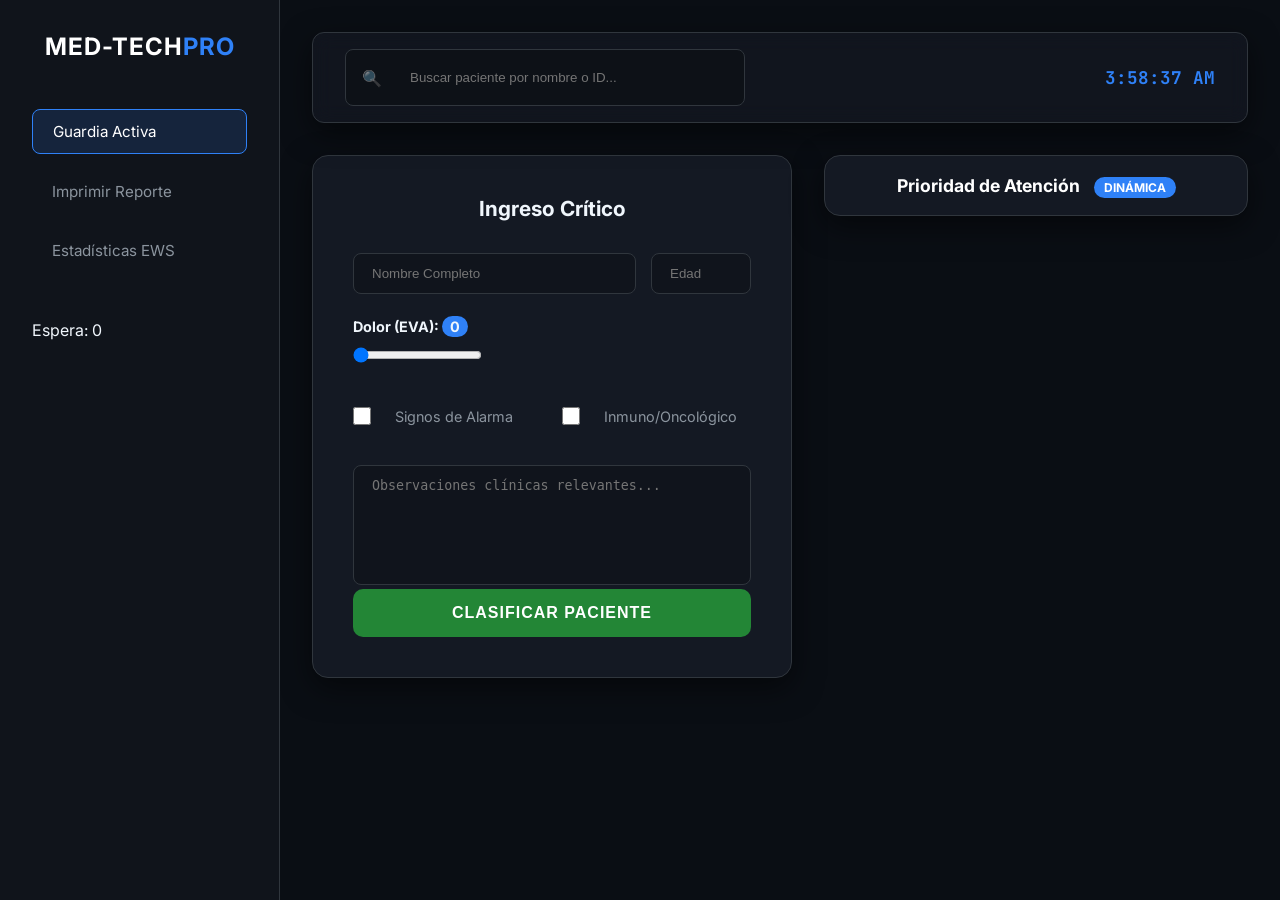
<file: index.html>
<!DOCTYPE html>
<html lang="es">
<head>
    <meta charset="UTF-8">
    <meta name="viewport" content="width=device-width, initial-scale=1.0">
    <title>MED-TECH PRO | Professional Triage Interface</title>
    <link rel="stylesheet" href="style.css">
    <link href="https://fonts.googleapis.com/css2?family=JetBrains+Mono:wght@300;700&family=Inter:wght@400;600;700&display=swap" rel="stylesheet">
</head>
<body class="dark-mode">
    <div class="app-shell">
        <aside class="sidebar">
            <div class="logo">MED-TECH<span>PRO</span></div>
            <nav>
                <div class="nav-item active">Guardia Activa</div>
                <div class="nav-item">Imprimir Reporte</div>
                <div class="nav-item">Estadísticas EWS</div>
            </nav>
            <div class="stats-container">
                <div class="stat-card">Espera: <span id="count-espera">0</span></div>
            </div>
        </aside>

        <main class="content">
            <header class="top-bar glass-effect">
                <div class="buscador-container">
                    <span class="search-icon">🔍</span>
                    <input type="text" id="buscador" placeholder="Buscar paciente por nombre o ID...">
                </div>
                <div class="system-time JetBrains-Mono" id="clock">00:00:00</div>
            </header>

            <div class="grid-layout">
                <section class="form-section">
                    <form id="formPaciente" class="card form-card">
                        <h3>Ingreso Crítico</h3>
                        
                        <div class="input-row">
                            <input type="text" id="nombre" placeholder="Nombre Completo" required>
                            <input type="number" id="edad" placeholder="Edad" required>
                        </div>
                        
                        <div class="clinical-input">
                            <label>Dolor (EVA): <span id="valorDolor">0</span></label>
                            <input type="range" id="dolor" min="0" max="10" value="0">
                        </div>

                        <div class="check-grid">
                            <label class="custom-check">
                                <input type="checkbox" id="signosAlarma">
                                <span class="checkmark"></span> Signos de Alarma
                            </label>
                            <label class="custom-check">
                                <input type="checkbox" id="inmunodeprimido">
                                <span class="checkmark"></span> Inmuno/Oncológico
                            </label>
                        </div>

                        <textarea id="sintomas" placeholder="Observaciones clínicas relevantes..."></textarea>
                        
                        <button type="submit" class="btn-primary">CLASIFICAR PACIENTE</button>
                    </form>
                </section>

                <section class="list-section">
                    <div class="list-header card glass-effect">
                        <h3>Prioridad de Atención <span class="dynamic-badge">Dinámica</span></h3>
                    </div>
                    <div id="listaPacientes" class="clinical-list">
                        </div>
                </section>
            </div>
        </main>
    </div>
    <script src="script.js"></script>
</body>
</html>
</file>
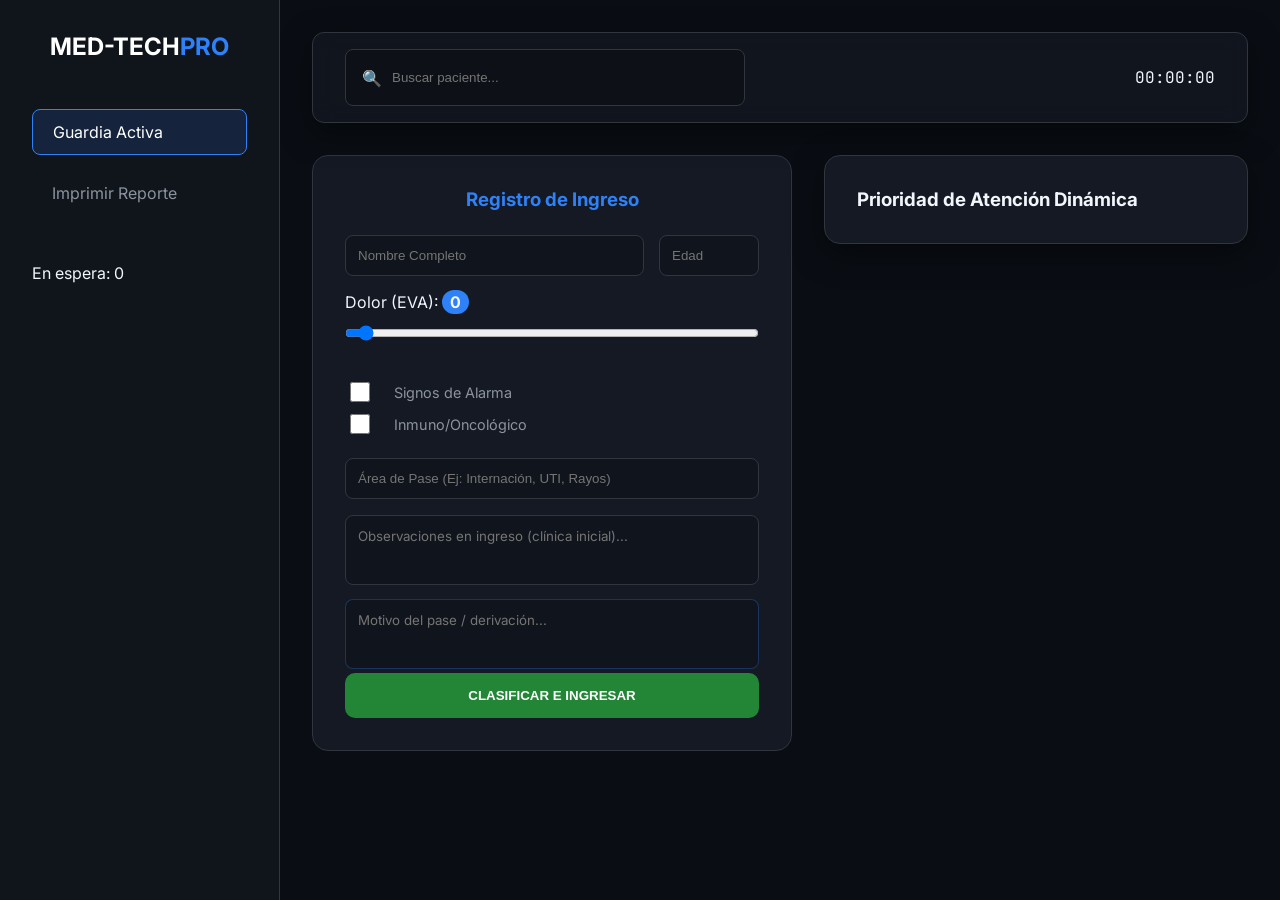
<file: app nueva/index.html>
<!DOCTYPE html>
<html lang="es">
<head>
    <meta charset="UTF-8">
    <meta name="viewport" content="width=device-width, initial-scale=1.0">
    <title>MED-TECH PRO | Gestión de Triage</title>
    <link rel="stylesheet" href="style.css">
    <link href="https://fonts.googleapis.com/css2?family=JetBrains+Mono:wght@300;700&family=Inter:wght@400;600;700&display=swap" rel="stylesheet">
</head>
<body class="dark-mode">
    <div class="app-shell">
        <aside class="sidebar">
            <div class="logo">MED-TECH<span>PRO</span></div>
            <nav>
                <div class="nav-item active">Guardia Activa</div>
                <div class="nav-item" onclick="window.print()">Imprimir Reporte</div>
            </nav>
            <div class="stats-container">
                <div class="stat-card">En espera: <span id="count-espera">0</span></div>
            </div>
        </aside>

        <main class="content">
            <header class="top-bar glass-effect">
                <div class="buscador-container">
                    <span class="search-icon">🔍</span>
                    <input type="text" id="buscador" placeholder="Buscar paciente...">
                </div>
                <div class="system-time JetBrains-Mono" id="clock">00:00:00</div>
            </header>

            <div class="grid-layout">
                <section class="form-section">
                    <form id="formPaciente" class="card form-card">
                        <h3>Registro de Ingreso</h3>
                        
                        <div class="input-row">
                            <input type="text" id="nombre" placeholder="Nombre Completo" required>
                            <input type="number" id="edad" placeholder="Edad" required>
                        </div>
                        
                        <div class="clinical-input">
                            <label>Dolor (EVA): <span id="valorDolor">0</span></label>
                            <input type="range" id="dolor" min="0" max="10" value="0">
                        </div>

                        <div class="check-grid">
                            <label class="custom-check">
                                <input type="checkbox" id="signosAlarma">
                                <span class="checkmark"></span> Signos de Alarma
                            </label>
                            <label class="custom-check">
                                <input type="checkbox" id="inmunodeprimido">
                                <span class="checkmark"></span> Inmuno/Oncológico
                            </label>
                        </div>

                        <div class="input-row">
                            <input type="text" id="areaDerivacion" placeholder="Área de Pase (Ej: Internación, UTI, Rayos)">
                        </div>

                        <textarea id="sintomas" placeholder="Observaciones en ingreso (clínica inicial)..."></textarea>
                        <textarea id="motivoDerivacion" placeholder="Motivo del pase / derivación..." style="margin-top: 10px; border-color: rgba(47,129,247,0.3);"></textarea>
                        
                        <button type="submit" class="btn-primary">CLASIFICAR E INGRESAR</button>
                    </form>
                </section>

                <section class="list-section">
                    <div class="list-header card glass-effect">
                        <h3>Prioridad de Atención <span class="dynamic-badge">Dinámica</span></h3>
                    </div>
                    <div id="listaPacientes" class="clinical-list"></div>
                </section>
            </div>
        </main>
    </div>
    <script src="script.js"></script>
</body>
</html>
</file>
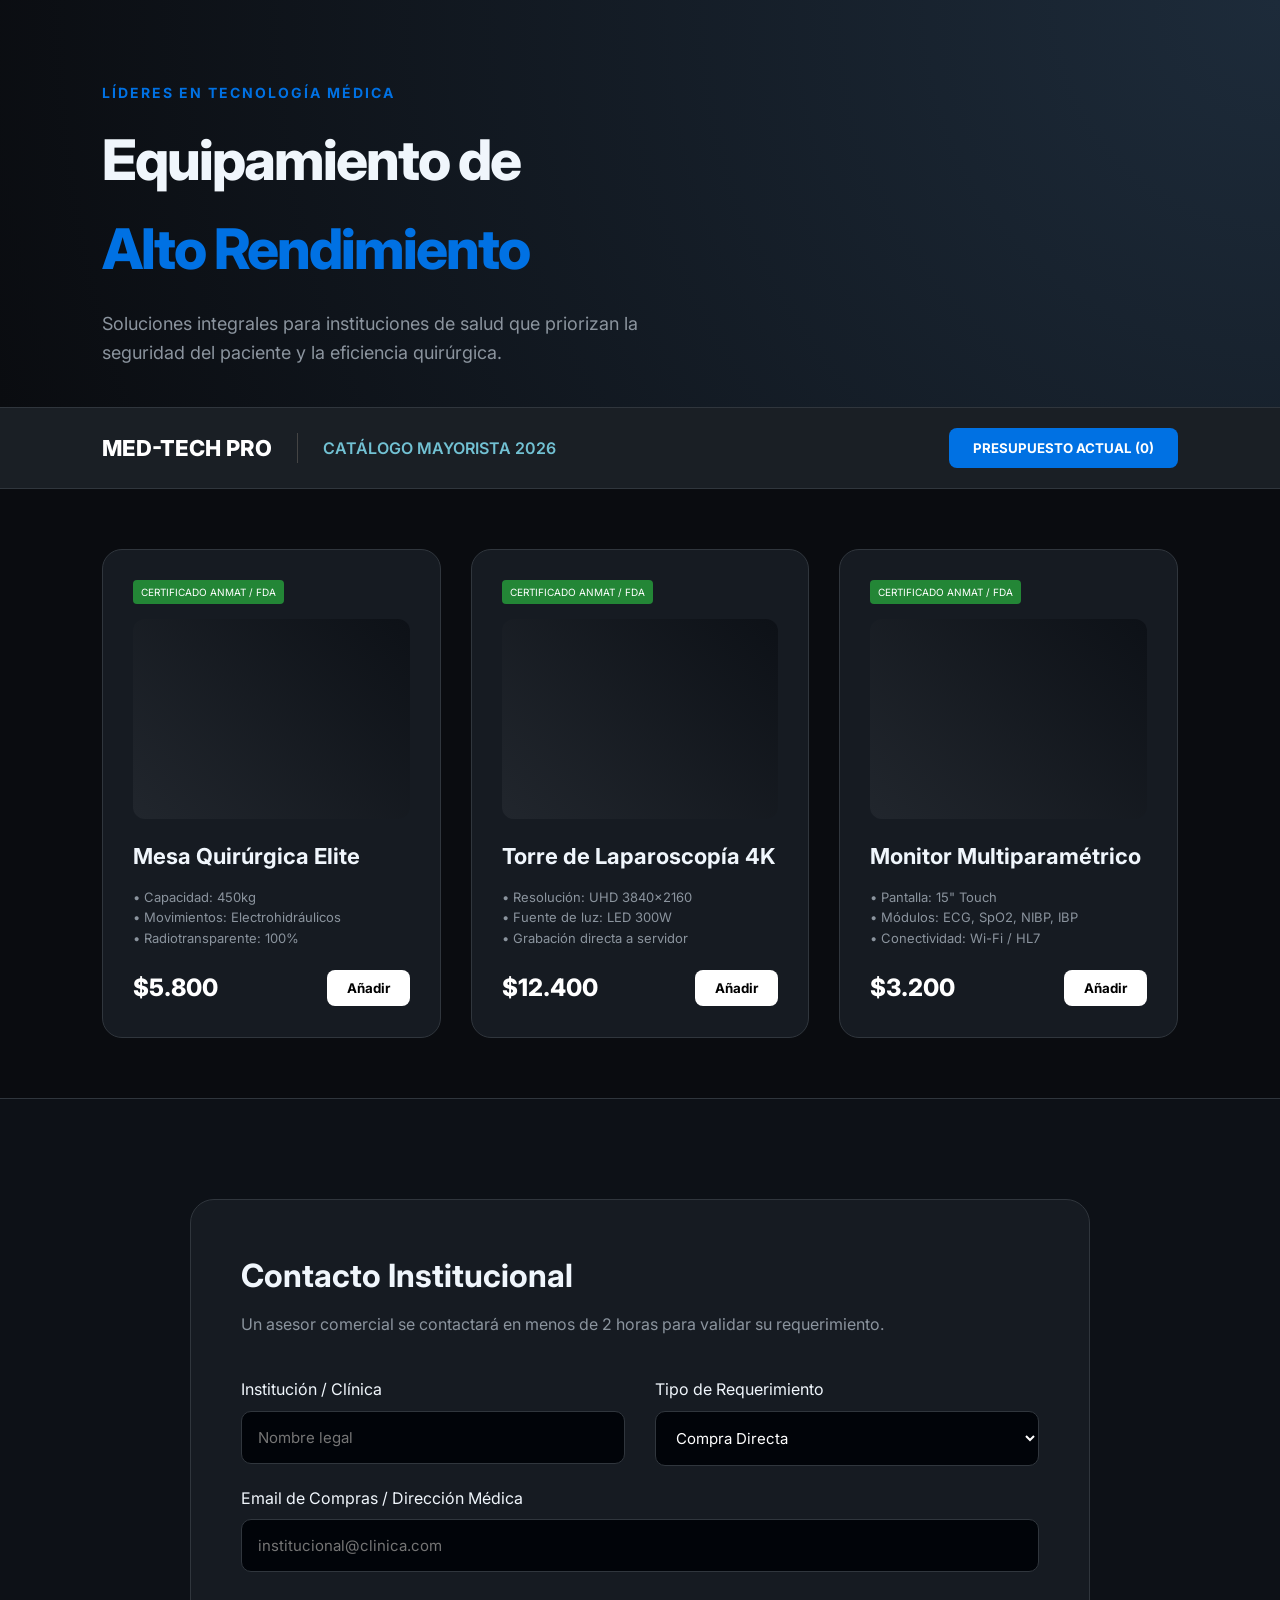
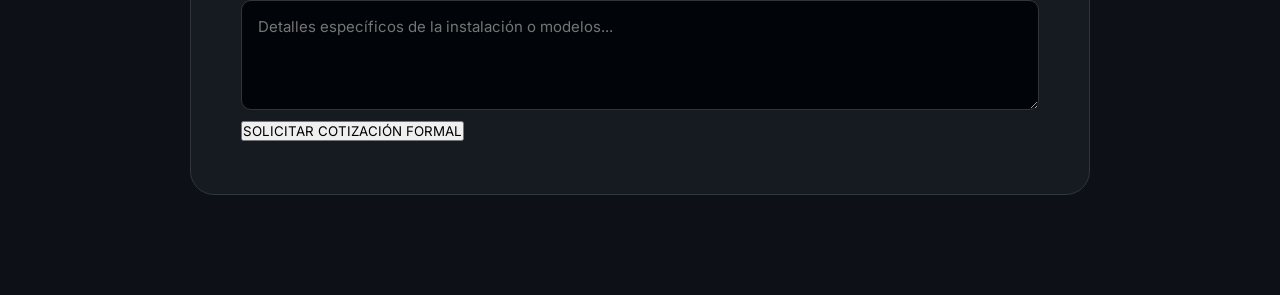
<file: medical tech pro/index.html>
<!DOCTYPE html>
<html lang="es">
<head>
    <meta charset="UTF-8">
    <meta name="viewport" content="width=device-width, initial-scale=1.0">
    <title>Medical Tech Pro | Business Solutions</title>
    <link href="https://fonts.googleapis.com/css2?family=Inter:wght@400;600;700;800&display=swap" rel="stylesheet">
    <style>
        :root {
            --azul-pro: #0071e3;
            --fondo: #0a0c10;
            --tarjeta: #161b22;
            --borde: #30363d;
            --texto: #f0f6fc;
            --celeste: #72c1d3;
            --urgente: #ff4d4d;
        }

        * { margin: 0; padding: 0; box-sizing: border-box; font-family: 'Inter', sans-serif; }
        body { background-color: var(--fondo); color: var(--texto); line-height: 1.6; overflow-x: hidden; }

        /* HEADER ESTRATÉGICO */
        header { padding: 80px 8% 40px; background: radial-gradient(circle at top right, #1d2b3a, var(--fondo)); }
        header b { color: var(--azul-pro); text-transform: uppercase; font-size: 14px; letter-spacing: 2px; }
        header h1 { font-size: 56px; font-weight: 800; margin-top: 10px; letter-spacing: -2px; }
        header p { color: #8b949e; max-width: 600px; font-size: 18px; margin-top: 15px; }

        .franja-institucional {
            background-color: rgba(28, 33, 40, 0.95);
            backdrop-filter: blur(10px);
            padding: 20px 8%;
            display: flex;
            align-items: center;
            border-top: 1px solid var(--borde);
            border-bottom: 1px solid var(--borde);
            position: sticky; top: 0; z-index: 100;
        }
        .logo-txt { font-size: 22px; font-weight: 800; color: white; text-transform: uppercase; }
        .separador { width: 1px; height: 30px; background: #444; margin: 0 25px; }
        .seccion-txt { font-size: 16px; flex-grow: 1; color: var(--celeste); font-weight: 600; }
        
        .btn-carrito-top {
            background: var(--azul-pro); color: white; border: none;
            padding: 12px 24px; font-weight: 700; border-radius: 8px;
            cursor: pointer; transition: 0.3s;
        }

        /* GRID DE PRODUCTOS */
        .contenedor-grilla { padding: 60px 8%; }
        .grilla { display: grid; grid-template-columns: repeat(auto-fit, minmax(320px, 1fr)); gap: 30px; }
        .card {
            background: var(--tarjeta); border: 1px solid var(--borde);
            padding: 30px; border-radius: 20px; transition: 0.4s cubic-bezier(0.4, 0, 0.2, 1);
            display: flex; flex-direction: column;
        }
        .card:hover { border-color: var(--azul-pro); transform: translateY(-10px); box-shadow: 0 20px 40px rgba(0,0,0,0.4); }
        .badge-anmat { background: #238636; color: white; font-size: 10px; padding: 4px 8px; border-radius: 4px; align-self: flex-start; margin-bottom: 15px; }
        
        .img-box { width: 100%; height: 200px; background: linear-gradient(45deg, #21262d, #0d1117); border-radius: 12px; margin-bottom: 20px; }
        .card h3 { font-size: 22px; margin-bottom: 12px; }
        .card .especs { font-size: 13px; color: #8b949e; margin-bottom: 20px; flex-grow: 1; }
        
        .fila-precio { display: flex; justify-content: space-between; align-items: center; margin-top: auto; }
        .precio { font-size: 24px; font-weight: 800; color: white; }
        .btn-add { background: white; color: black; border: none; padding: 10px 20px; border-radius: 8px; cursor: pointer; font-weight: 700; transition: 0.3s; }
        .btn-add:hover { background: var(--azul-pro); color: white; }

        /* CARRITO EMPRESARIAL */
        #carrito-sidebar {
            position: fixed; top: 0; right: -500px; width: 480px; height: 100%;
            background: #0d1117; z-index: 1000; transition: 0.5s; padding: 40px;
            display: flex; flex-direction: column; border-left: 1px solid var(--borde);
        }
        #carrito-sidebar.activo { right: 0; }
        .overlay { position: fixed; top: 0; left: 0; width: 100%; height: 100%; background: rgba(0,0,0,0.8); display: none; z-index: 999; backdrop-filter: blur(4px); }
        .overlay.visible { display: block; }

        .header-cart { border-bottom: 1px solid #333; padding-bottom: 20px; margin-bottom: 30px; }
        .item-row { padding: 20px 0; border-bottom: 1px solid #222; animation: slideIn 0.3s ease; }
        @keyframes slideIn { from { opacity: 0; transform: translateX(20px); } to { opacity: 1; transform: translateX(0); } }

        .total-row { font-size: 28px; font-weight: 800; margin: 30px 0; display: flex; justify-content: space-between; }
        .btn-finalizar { 
            width: 100%; padding: 25px; background: var(--azul-pro); color: white; 
            border: none; border-radius: 12px; font-weight: 800; font-size: 18px; cursor: pointer;
        }

        /* FORMULARIO PROFESIONAL */
        .seccion-form { padding: 100px 8%; background: #0d1117; border-top: 1px solid var(--borde); }
        .form-container { max-width: 900px; margin: 0 auto; background: var(--tarjeta); padding: 50px; border-radius: 24px; border: 1px solid var(--borde); }
        .grid-campos { display: grid; grid-template-columns: 1fr 1fr; gap: 30px; margin-bottom: 20px; }
        input, textarea, select { 
            width: 100%; padding: 16px; background: #010409; border: 1px solid var(--borde); 
            color: white; border-radius: 10px; margin-top: 8px; font-size: 15px;
        }
    </style>
</head>
<body>

    <div class="overlay" id="blur-bg"></div>

    <header>
        <b>Líderes en Tecnología Médica</b>
        <h1>Equipamiento de <br><span style="color:var(--azul-pro)">Alto Rendimiento</span></h1>
        <p>Soluciones integrales para instituciones de salud que priorizan la seguridad del paciente y la eficiencia quirúrgica.</p>
    </header>

    <div class="franja-institucional">
        <div class="logo-txt">MED-TECH PRO</div>
        <div class="separador"></div>
        <div class="seccion-txt">CATÁLOGO MAYORISTA 2026</div>
        <button class="btn-carrito-top" id="btn-abrir-cart">
            PRESUPUESTO ACTUAL (<span id="count">0</span>)
        </button>
    </div>

    <main class="contenedor-grilla">
        <div class="grilla">
            <div class="card">
                <span class="badge-anmat">CERTIFICADO ANMAT / FDA</span>
                <div class="img-box"></div>
                <h3>Mesa Quirúrgica Elite</h3>
                <div class="especs">
                    • Capacidad: 450kg<br>
                    • Movimientos: Electrohidráulicos<br>
                    • Radiotransparente: 100%
                </div>
                <div class="fila-precio">
                    <span class="precio">$5.800</span>
                    <button class="btn-add" onclick="addItem('Mesa Quirúrgica Elite', 5800, 'Consumible: Protectores de Gel')">Añadir</button>
                </div>
            </div>

            <div class="card">
                <span class="badge-anmat">CERTIFICADO ANMAT / FDA</span>
                <div class="img-box"></div>
                <h3>Torre de Laparoscopía 4K</h3>
                <div class="especs">
                    • Resolución: UHD 3840x2160<br>
                    • Fuente de luz: LED 300W<br>
                    • Grabación directa a servidor
                </div>
                <div class="fila-precio">
                    <span class="precio">$12.400</span>
                    <button class="btn-add" onclick="addItem('Torre de Laparoscopía 4K', 12400, 'Insumo: Cánulas Estériles')">Añadir</button>
                </div>
            </div>

            <div class="card">
                <span class="badge-anmat">CERTIFICADO ANMAT / FDA</span>
                <div class="img-box"></div>
                <h3>Monitor Multiparamétrico</h3>
                <div class="especs">
                    • Pantalla: 15" Touch<br>
                    • Módulos: ECG, SpO2, NIBP, IBP<br>
                    • Conectividad: Wi-Fi / HL7
                </div>
                <div class="fila-precio">
                    <span class="precio">$3.200</span>
                    <button class="btn-add" onclick="addItem('Monitor Multiparamétrico', 3200, 'Accesorio: Sensores Adulto/Ped')">Añadir</button>
                </div>
            </div>
        </div>
    </main>

    <section class="seccion-form">
        <div class="form-container">
            <h2 style="font-size: 32px; margin-bottom: 10px;">Contacto Institucional</h2>
            <p style="color:#8b949e; margin-bottom: 40px;">Un asesor comercial se contactará en menos de 2 horas para validar su requerimiento.</p>
            <form id="formPresupuesto">
                <div class="grid-campos">
                    <div>
                        <label>Institución / Clínica</label>
                        <input type="text" placeholder="Nombre legal" required>
                    </div>
                    <div>
                        <label>Tipo de Requerimiento</label>
                        <select>
                            <option>Compra Directa</option>
                            <option>Licitación Pública</option>
                            <option>Renovación Tecnológica</option>
                        </select>
                    </div>
                </div>
                <div style="margin-bottom: 20px;">
                    <label>Email de Compras / Dirección Médica</label>
                    <input type="email" placeholder="institucional@clinica.com" required>
                </div>
                <textarea rows="4" placeholder="Detalles específicos de la instalación o modelos..."></textarea>
                <button type="submit" class="btn-enviar-presupuesto">SOLICITAR COTIZACIÓN FORMAL</button>
            </form>
        </div>
    </section>

    <aside id="carrito-sidebar">
        <div class="header-cart">
            <div style="display:flex; justify-content:space-between; align-items:center;">
                <h2 class="cart-tit">Presupuesto</h2>
                <button class="close-cart" id="btn-cerrar-cart" style="background:none; border:none; color:white; font-size:30px; cursor:pointer;">✕</button>
            </div>
            <p style="font-size:12px; color:var(--celeste); margin-top:5px;">Validez de oferta: 15 días corridos</p>
        </div>

        <div id="lista-items">
            </div>

        <footer class="footer-cart">
            <div class="total-row">
                <span>TOTAL ESTIMADO:</span>
                <span id="total-val">$0</span>
            </div>
            <button class="btn-finalizar" onclick="checkout()">DESCARGAR COTIZACIÓN PDF</button>
            <p style="font-size:11px; color:#555; text-align:center; margin-top:15px;">Precios sujetos a variaciones según aranceles de importación.</p>
        </footer>
    </aside>

    <script src="script.js"></script>
</body>
</html>
</file>
<file: style.css>
:root {
    --bg: #0a0e14;
    --card-bg: #141923;
    --sidebar-bg: #10141b;
    --text-primary: #f0f6fc;
    --text-secondary: #8b949e;
    --border: #30363d;
    --primary: #238636;
    --primary-hover: #2ea043;
    --accent: #2f81f7;
    --urgente: #f85149;
    --moderado: #d29922;
    --leve: #3fb950;
    --shadow: 0 10px 30px rgba(0,0,0,0.5);
}

* { box-sizing: border-box; margin: 0; padding: 0; }
body { font-family: 'Inter', sans-serif; background-color: var(--bg); color: var(--text-primary); height: 100vh; display: flex; overflow: hidden; }
.JetBrains-Mono { font-family: 'JetBrains Mono', monospace; }

/* App Shell Layout */
.app-shell { display: flex; width: 100%; height: 100%; }

/* Sidebar */
.sidebar { width: 280px; background-color: var(--sidebar-bg); border-right: 1px solid var(--border); padding: 2rem; display: flex; flex-direction: column; gap: 3rem; }
.logo { font-weight: 700; font-size: 1.5rem; letter-spacing: 1px; color: #fff; text-align: center; }
.logo span { color: var(--accent); }
nav { display: flex; flex-direction: column; gap: 1rem; }
.nav-item { padding: 12px 20px; color: var(--text-secondary); cursor: pointer; border-radius: 8px; font-size: 0.95rem; transition: background 0.2s; }
.nav-item:hover { background-color: rgba(255,255,255,0.05); color: #fff; }
.nav-item.active { background-color: rgba(47,129,247,0.15); color: #fff; border: 1px solid var(--accent); }

/* Main Content */
.content { flex: 1; display: flex; flex-direction: column; padding: 2rem; overflow-y: auto; }

/* Top Bar con Efecto Cristal */
.top-bar { display: flex; justify-content: space-between; align-items: center; padding: 1rem 2rem; border-radius: 12px; margin-bottom: 2rem; }
.glass-effect { background-color: rgba(20,25,35,0.7); backdrop-filter: blur(10px); border: 1px solid var(--border); box-shadow: var(--shadow); }

.buscador-container { display: flex; align-items: center; background-color: rgba(0,0,0,0.2); border-radius: 8px; border: 1px solid var(--border); padding: 0.5rem 1rem; width: 400px; }
.search-icon { margin-right: 10px; opacity: 0.5; }
#buscador { flex: 1; background: none; border: none; color: white; outline: none; }
.system-time { font-size: 1.1rem; color: var(--accent); font-weight: bold; }

/* Grid Layout */
.grid-layout { display: grid; grid-template-columns: 480px 1fr; gap: 2rem; flex: 1; min-height: 0; }

/* Cards Genéricas */
.card { background-color: var(--card-bg); border-radius: 16px; border: 1px solid var(--border); padding: 2.5rem; box-shadow: var(--shadow); }

/* Form Card */
.form-card h3 { margin-bottom: 2rem; font-size: 1.3rem; text-align: center; }
.input-row { display: grid; grid-template-columns: 1fr 100px; gap: 15px; margin-bottom: 1.5rem; }
input[type="text"], input[type="number"], textarea { width: 100%; padding: 12px 18px; background-color: rgba(0,0,0,0.2); border: 1px solid var(--border); color: #fff; border-radius: 8px; }

.clinical-input { margin-bottom: 2.5rem; }
.clinical-input label { display: block; margin-bottom: 12px; font-size: 0.9rem; font-weight: bold; }
#valorDolor { background: var(--accent); padding: 2px 8px; border-radius: 12px; font-weight: bold; }

/* Check Grid: Arreglo de los checkboxes */
.check-grid { display: grid; grid-template-columns: 1fr 1fr; gap: 20px; margin-bottom: 2.5rem; }
.custom-check { display: flex; align-items: center; gap: 12px; cursor: pointer; font-size: 0.9rem; color: var(--text-secondary); }
.custom-check input { width: 18px; height: 18px; cursor: pointer; accent-color: var(--accent); }

textarea { height: 120px; resize: none; }

.btn-primary { width: 100%; padding: 15px; background-color: var(--primary); color: white; border: none; border-radius: 10px; font-weight: 700; cursor: pointer; font-size: 1rem; text-transform: uppercase; letter-spacing: 1px; transition: background 0.2s; }
.btn-primary:hover { background-color: var(--primary-hover); }

/* List Section */
.list-header { padding: 1.2rem 2rem; margin-bottom: 1.5rem; display: flex; justify-content: center; }
.list-header h3 { font-size: 1.1rem; color: #fff; }
.dynamic-badge { background-color: var(--accent); padding: 3px 10px; border-radius: 12px; font-size: 0.75rem; margin-left: 10px; text-transform: uppercase; }

.clinical-list { overflow-y: auto; display: flex; flex-direction: column; gap: 15px; padding-right: 10px; }

/* Paciente Card */
.paciente { background-color: var(--card-bg); border-radius: 12px; border: 1px solid var(--border); padding: 1.5rem; display: flex; justify-content: space-between; align-items: center; border-left-width: 6px; }
.paciente strong { font-size: 1.1rem; color: #fff; }
.paciente span { color: var(--text-secondary); margin-left: 10px; }

.urgente { border-left-color: var(--urgente); }
.moderado { border-left-color: var(--moderado); }
.leve { border-left-color: var(--leve); }

.btn-atender { background-color: var(--accent); color: white; border: none; padding: 8px 16px; border-radius: 6px; cursor: pointer; }
</file>
<file: app nueva/style.css>
:root {
    --bg: #0a0e14;
    --card-bg: #141923;
    --sidebar-bg: #10141b;
    --text-primary: #f0f6fc;
    --text-secondary: #8b949e;
    --border: #30363d;
    --primary: #238636;
    --primary-hover: #2ea043;
    --accent: #2f81f7;
    --urgente: #f85149;
    --moderado: #d29922;
    --leve: #3fb950;
    --shadow: 0 10px 30px rgba(0,0,0,0.5);
}

* { box-sizing: border-box; margin: 0; padding: 0; }
body { font-family: 'Inter', sans-serif; background-color: var(--bg); color: var(--text-primary); height: 100vh; display: flex; overflow: hidden; }
.JetBrains-Mono { font-family: 'JetBrains Mono', monospace; }

.app-shell { display: flex; width: 100%; height: 100%; }
.sidebar { width: 280px; background-color: var(--sidebar-bg); border-right: 1px solid var(--border); padding: 2rem; display: flex; flex-direction: column; gap: 3rem; }
.logo { font-weight: 700; font-size: 1.5rem; color: #fff; text-align: center; }
.logo span { color: var(--accent); }

nav { display: flex; flex-direction: column; gap: 1rem; }
.nav-item { padding: 12px 20px; color: var(--text-secondary); cursor: pointer; border-radius: 8px; transition: 0.3s; }
.nav-item.active { background-color: rgba(47,129,247,0.15); color: #fff; border: 1px solid var(--accent); }

.content { flex: 1; display: flex; flex-direction: column; padding: 2rem; overflow-y: auto; }
.top-bar { display: flex; justify-content: space-between; align-items: center; padding: 1rem 2rem; border-radius: 12px; margin-bottom: 2rem; }
.glass-effect { background-color: rgba(20,25,35,0.7); backdrop-filter: blur(10px); border: 1px solid var(--border); box-shadow: var(--shadow); }

.buscador-container { display: flex; align-items: center; background-color: rgba(0,0,0,0.2); border-radius: 8px; border: 1px solid var(--border); padding: 0.5rem 1rem; width: 400px; }
#buscador { flex: 1; background: none; border: none; color: white; outline: none; padding-left: 10px; }

.grid-layout { display: grid; grid-template-columns: 480px 1fr; gap: 2rem; flex: 1; min-height: 0; }
.card { background-color: var(--card-bg); border-radius: 16px; border: 1px solid var(--border); padding: 2rem; }

.form-card h3 { margin-bottom: 1.5rem; text-align: center; color: var(--accent); }
.input-row { display: grid; grid-template-columns: 1fr; gap: 15px; margin-bottom: 1rem; }
.input-row:has(#edad) { grid-template-columns: 1fr 100px; }

input, textarea { width: 100%; padding: 12px; background: rgba(0,0,0,0.2); border: 1px solid var(--border); color: #fff; border-radius: 8px; }
textarea { height: 70px; resize: none; font-family: inherit; }

/* FIX CHECKBOXES SUPERPUESTOS */
.check-grid { 
    display: flex; 
    flex-direction: column; /* Cambiado a columna para evitar que se pisen horizontalmente */
    gap: 12px; 
    margin-bottom: 1.5rem; 
    padding-left: 5px;
}
.custom-check { 
    display: flex; 
    align-items: center; 
    gap: 12px; 
    font-size: 0.9rem; 
    color: var(--text-secondary); 
    cursor: pointer;
    user-select: none;
}
.custom-check input { 
    width: 20px; 
    height: 20px; 
    accent-color: var(--accent); 
    cursor: pointer;
}

.clinical-input { margin-bottom: 1.5rem; }
#valorDolor { background: var(--accent); padding: 2px 8px; border-radius: 12px; font-weight: bold; }

.btn-primary { width: 100%; padding: 15px; background: var(--primary); color: white; border: none; border-radius: 10px; font-weight: 700; cursor: pointer; transition: 0.2s; }
.btn-primary:hover { background: var(--primary-hover); transform: translateY(-2px); }

/* FIX TARJETAS Y BOTONES */
.paciente { 
    background: var(--card-bg); 
    border-radius: 12px; 
    border: 1px solid var(--border); 
    padding: 1.5rem; 
    display: grid; /* Cambiado a grid para control absoluto */
    grid-template-columns: 1fr 140px; 
    align-items: center; 
    border-left: 8px solid transparent; 
    margin-bottom: 15px; 
    gap: 20px;
}
.p-info { overflow: hidden; }
.p-actions { display: flex; justify-content: flex-end; }

.urgente { border-left-color: var(--urgente); }
.moderado { border-left-color: var(--moderado); }
.leve { border-left-color: var(--leve); }

.atendido-style { opacity: 0.4; filter: grayscale(1); }

.btn-atender { 
    background: var(--accent); 
    color: white; 
    border: none; 
    padding: 12px; 
    border-radius: 8px; 
    cursor: pointer; 
    font-weight: 700; 
    width: 100%; 
}
.btn-eliminar { 
    background: transparent; 
    color: var(--urgente); 
    border: 1px solid var(--urgente); 
    padding: 10px; 
    border-radius: 8px; 
    cursor: pointer; 
    font-weight: 600;
    width: 100%;
}

@media print {
    .sidebar, .form-section, .top-bar, .p-actions { display: none !important; }
    .content { padding: 0; }
    .paciente { border: 1px solid #000 !important; color: #000 !important; background: #fff !important; margin-bottom: 10px; }
}
</file>
